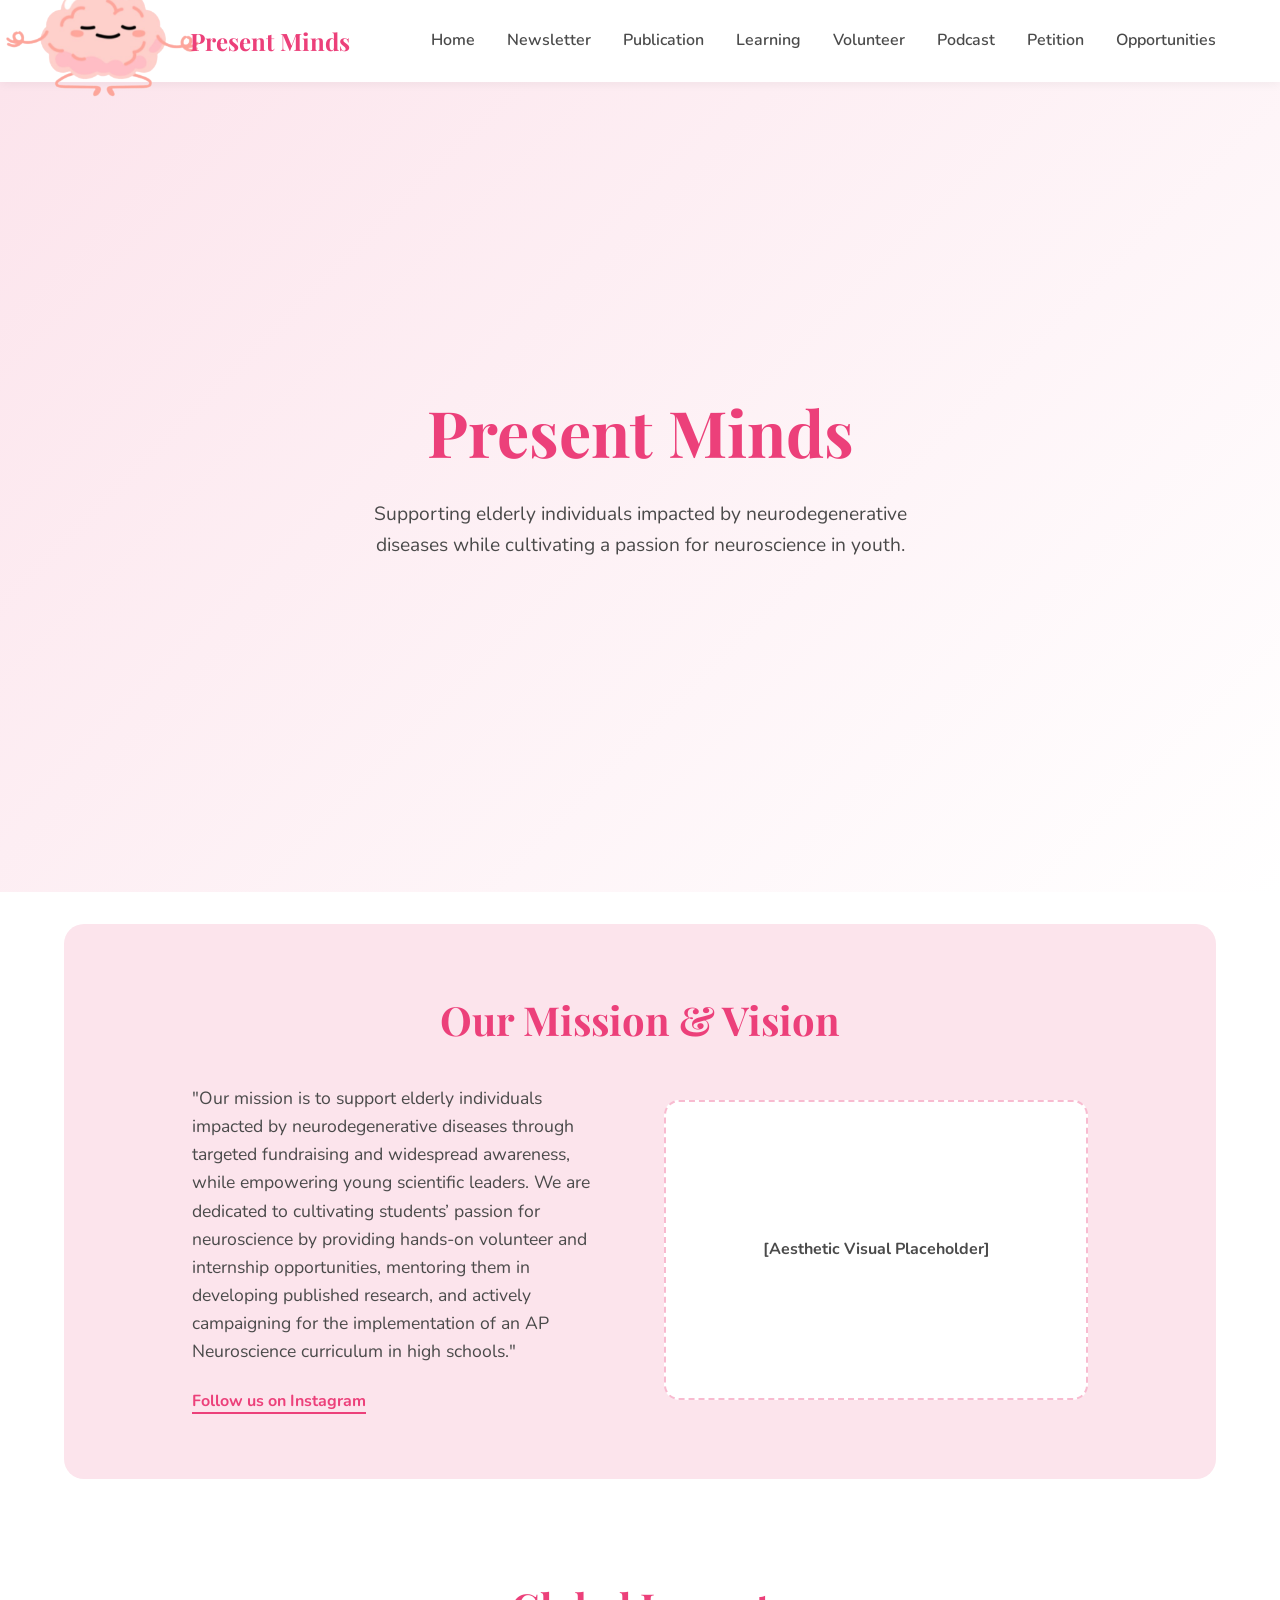
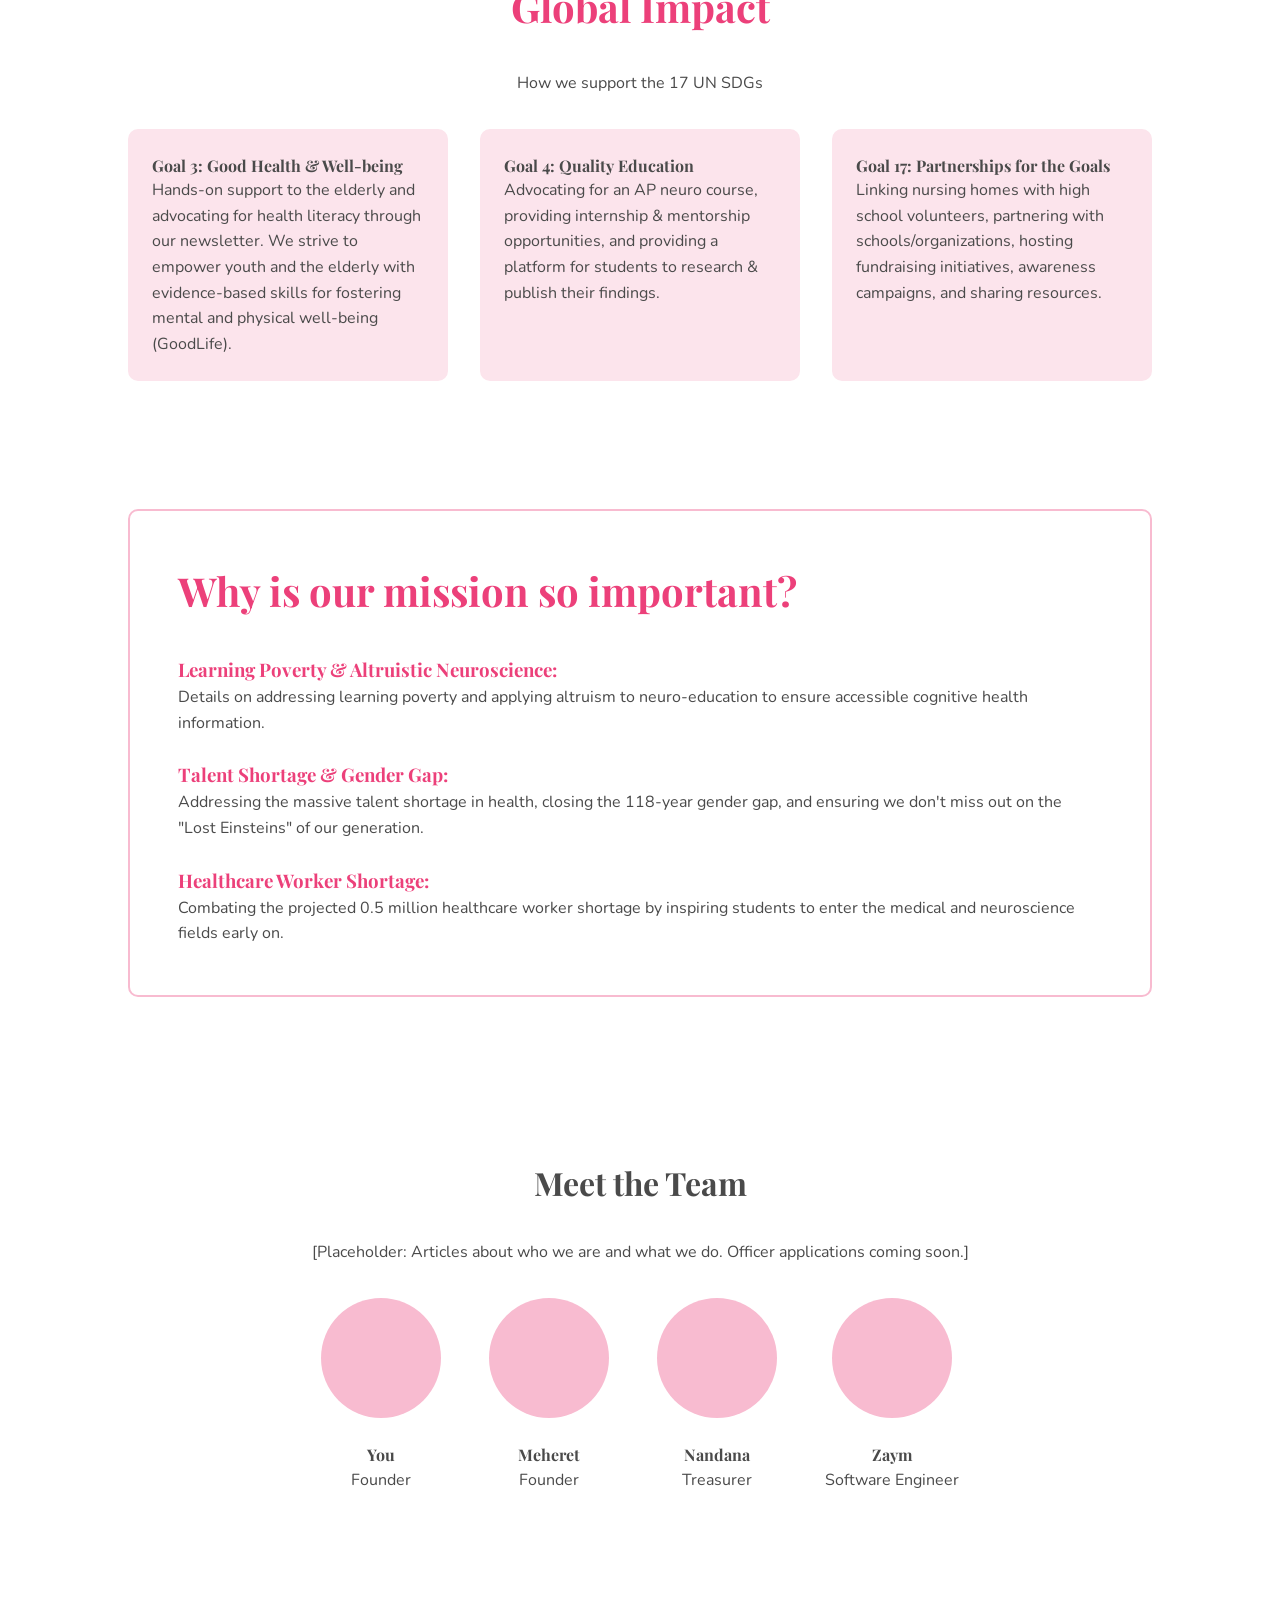
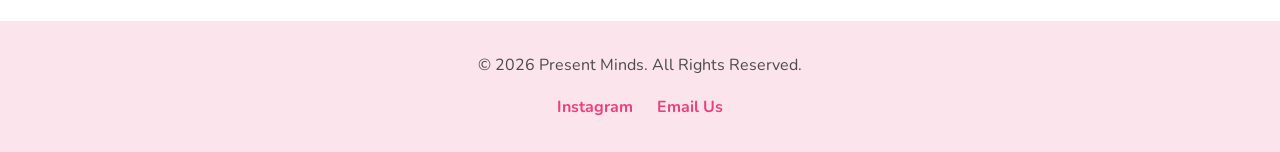
<file: index.html>
<!DOCTYPE html>
<html lang="en">
<head>
    <meta charset="UTF-8">
    <meta name="viewport" content="width=device-width, initial-scale=1.0">
    <title>Present Minds | Home</title>
    <link rel="icon" href="logo.png" type="image/png">
    <link rel="stylesheet" href="style.css">
    <link href="https://fonts.googleapis.com/css2?family=Nunito:wght@300;400;700&family=Playfair+Display:wght@700&display=swap" rel="stylesheet">
</head>
<body>

    <div id="nav-placeholder"></div>

    <header class="hero">
        <div class="hero-content">
            <h1>Present Minds</h1>
            <p class="subtitle">Supporting elderly individuals impacted by neurodegenerative diseases while cultivating a passion for neuroscience in youth.</p>
        </div>
    </header>

    <section class="section-container pink-bg">
        <h2>Our Mission & Vision</h2>
        <div class="split-layout">
            <div class="text-content">
                <p class="mission-text">
                    "Our mission is to support elderly individuals impacted by neurodegenerative diseases through targeted fundraising and widespread awareness, while empowering young scientific leaders. We are dedicated to cultivating students’ passion for neuroscience by providing hands-on volunteer and internship opportunities, mentoring them in developing published research, and actively campaigning for the implementation of an AP Neuroscience curriculum in high schools."
                </p>
                <div class="social-links">
                    <a href="#" class="btn-small">Follow us on Instagram</a>
                </div>
            </div>
            <div class="visual-content">
                 <div class="placeholder-box">
                    <span>[Aesthetic Visual Placeholder]</span>
                </div>
            </div>
        </div>
    </section>

    <section class="section-container">
        <h2>Global Impact</h2>
        <p class="section-intro" style="text-align: center; margin-bottom: 2rem;">How we support the 17 UN SDGs</p>
        <div class="opp-list">
            <div class="opp-item">
                <h4>Goal 3: Good Health & Well-being</h4>
                <p>Hands-on support to the elderly and advocating for health literacy through our newsletter. We strive to empower youth and the elderly with evidence-based skills for fostering mental and physical well-being (GoodLife).</p>
            </div>
            <div class="opp-item">
                <h4>Goal 4: Quality Education</h4>
                <p>Advocating for an AP neuro course, providing internship & mentorship opportunities, and providing a platform for students to research & publish their findings.</p>
            </div>
            <div class="opp-item">
                <h4>Goal 17: Partnerships for the Goals</h4>
                <p>Linking nursing homes with high school volunteers, partnering with schools/organizations, hosting fundraising initiatives, awareness campaigns, and sharing resources.</p>
            </div>
        </div>
    </section>

    <section class="section-container">
        <div class="info-box" style="text-align: left; padding: 3rem;">
            <h2 style="text-align: left;">Why is our mission so important?</h2>
            
            <h3 style="color: var(--deep-pink); margin-top: 1.5rem;">Learning Poverty & Altruistic Neuroscience:</h3>
            <p>Details on addressing learning poverty and applying altruism to neuro-education to ensure accessible cognitive health information.</p>
            
            <h3 style="color: var(--deep-pink); margin-top: 1.5rem;">Talent Shortage & Gender Gap:</h3>
            <p>Addressing the massive talent shortage in health, closing the 118-year gender gap, and ensuring we don't miss out on the "Lost Einsteins" of our generation.</p>
            
            <h3 style="color: var(--deep-pink); margin-top: 1.5rem;">Healthcare Worker Shortage:</h3>
            <p>Combating the projected 0.5 million healthcare worker shortage by inspiring students to enter the medical and neuroscience fields early on.</p>
        </div>
    </section>

    <section class="section-container">
        <h3 class="team-header">Meet the Team</h3>
        <p style="text-align: center; margin-bottom: 2rem;">[Placeholder: Articles about who we are and what we do. Officer applications coming soon.]</p>
        <div class="team-grid">
            <div class="team-member">
                <div class="avatar"></div>
                <h4>You</h4>
                <p>Founder</p>
            </div>
            <div class="team-member">
                <div class="avatar"></div>
                <h4>Meheret</h4>
                <p>Founder</p>
            </div>
            <div class="team-member">
                <div class="avatar"></div> 
                <h4>Nandana</h4>
                <p>Treasurer</p>
            </div>
            <div class="team-member">
                <div class="avatar"></div>
                <h4>Zaym</h4>
                <p>Software Engineer</p>
            </div>
        </div>
    </section>

    <div id="footer-placeholder"></div>

    <script>
        fetch('navbar.html').then(response => response.text()).then(data => {
            document.getElementById('nav-placeholder').innerHTML = data;
        });
        fetch('footer.html').then(response => response.text()).then(data => {
            document.getElementById('footer-placeholder').innerHTML = data;
        });
    </script>
</body>
</html>
</file>
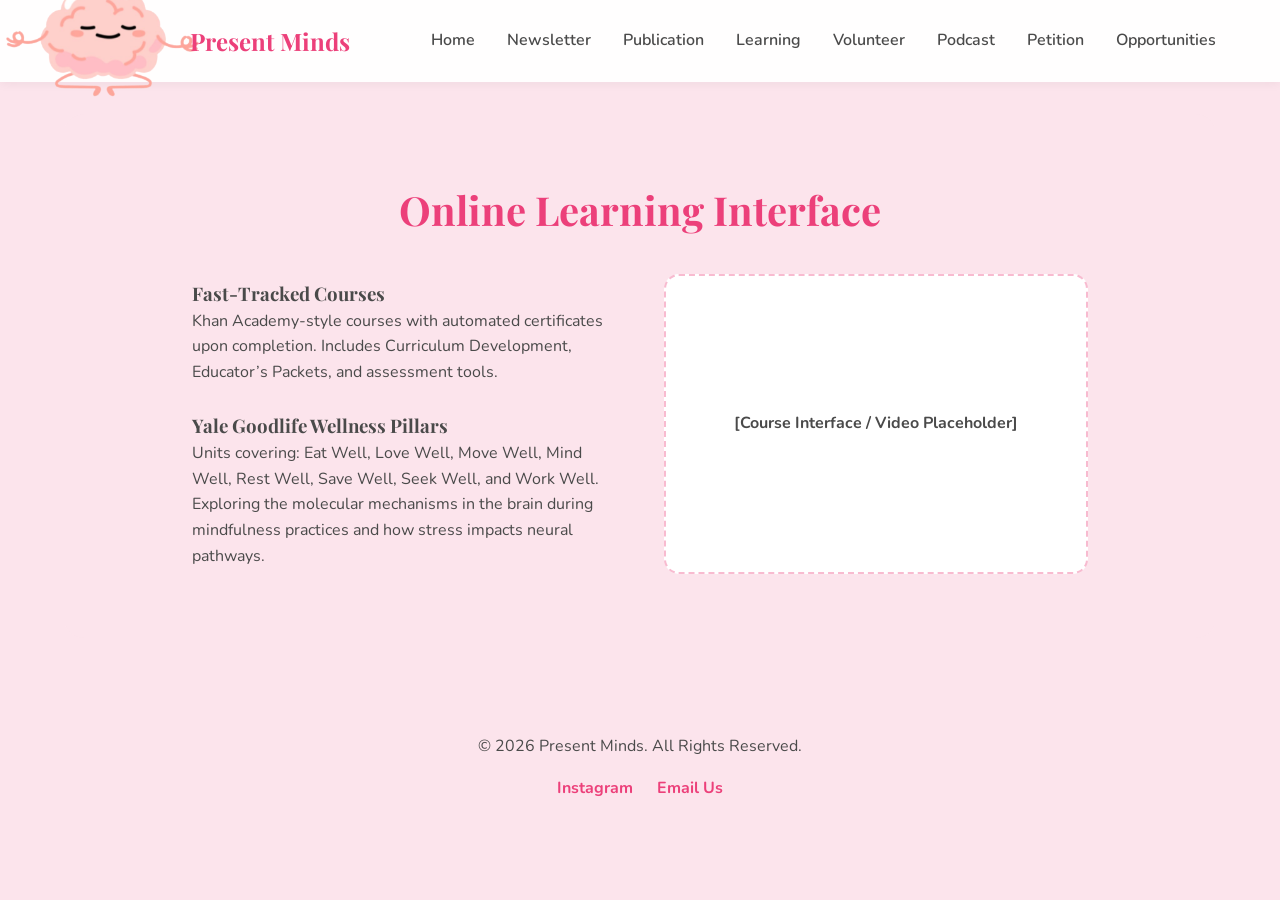
<file: learning.html>
<!DOCTYPE html>
<html lang="en">
<head>
    <meta charset="UTF-8">
    <meta name="viewport" content="width=device-width, initial-scale=1.0">
    <title>Present Minds | Online Learning</title>
    <link rel="icon" href="logo.png" type="image/png">
    <link rel="stylesheet" href="style.css">
    <link href="https://fonts.googleapis.com/css2?family=Nunito:wght@300;400;700&family=Playfair+Display:wght@700&display=swap" rel="stylesheet">
</head>
<body class="bg-light-pink">

    <div id="nav-placeholder"></div>

    <section class="section-container pink-bg">
        <h2>Online Learning Interface</h2>
        <div class="split-layout">
            <div class="text-content">
                <h3>Fast-Tracked Courses</h3>
                <p>Khan Academy-style courses with automated certificates upon completion. Includes Curriculum Development, Educator’s Packets, and assessment tools.</p>
                <br>
                <h3>Yale Goodlife Wellness Pillars</h3>
                <p>Units covering: Eat Well, Love Well, Move Well, Mind Well, Rest Well, Save Well, Seek Well, and Work Well. Exploring the molecular mechanisms in the brain during mindfulness practices and how stress impacts neural pathways.</p>
            </div>
            <div class="visual-content">
                <div class="placeholder-box">
                    <span>[Course Interface / Video Placeholder]</span>
                </div>
            </div>
        </div>
    </section>

    <div id="footer-placeholder"></div>

    <script>
        fetch('navbar.html').then(response => response.text()).then(data => {
            document.getElementById('nav-placeholder').innerHTML = data;
        });
        fetch('footer.html').then(response => response.text()).then(data => {
            document.getElementById('footer-placeholder').innerHTML = data;
        });
    </script>
</body>
</html>
</file>
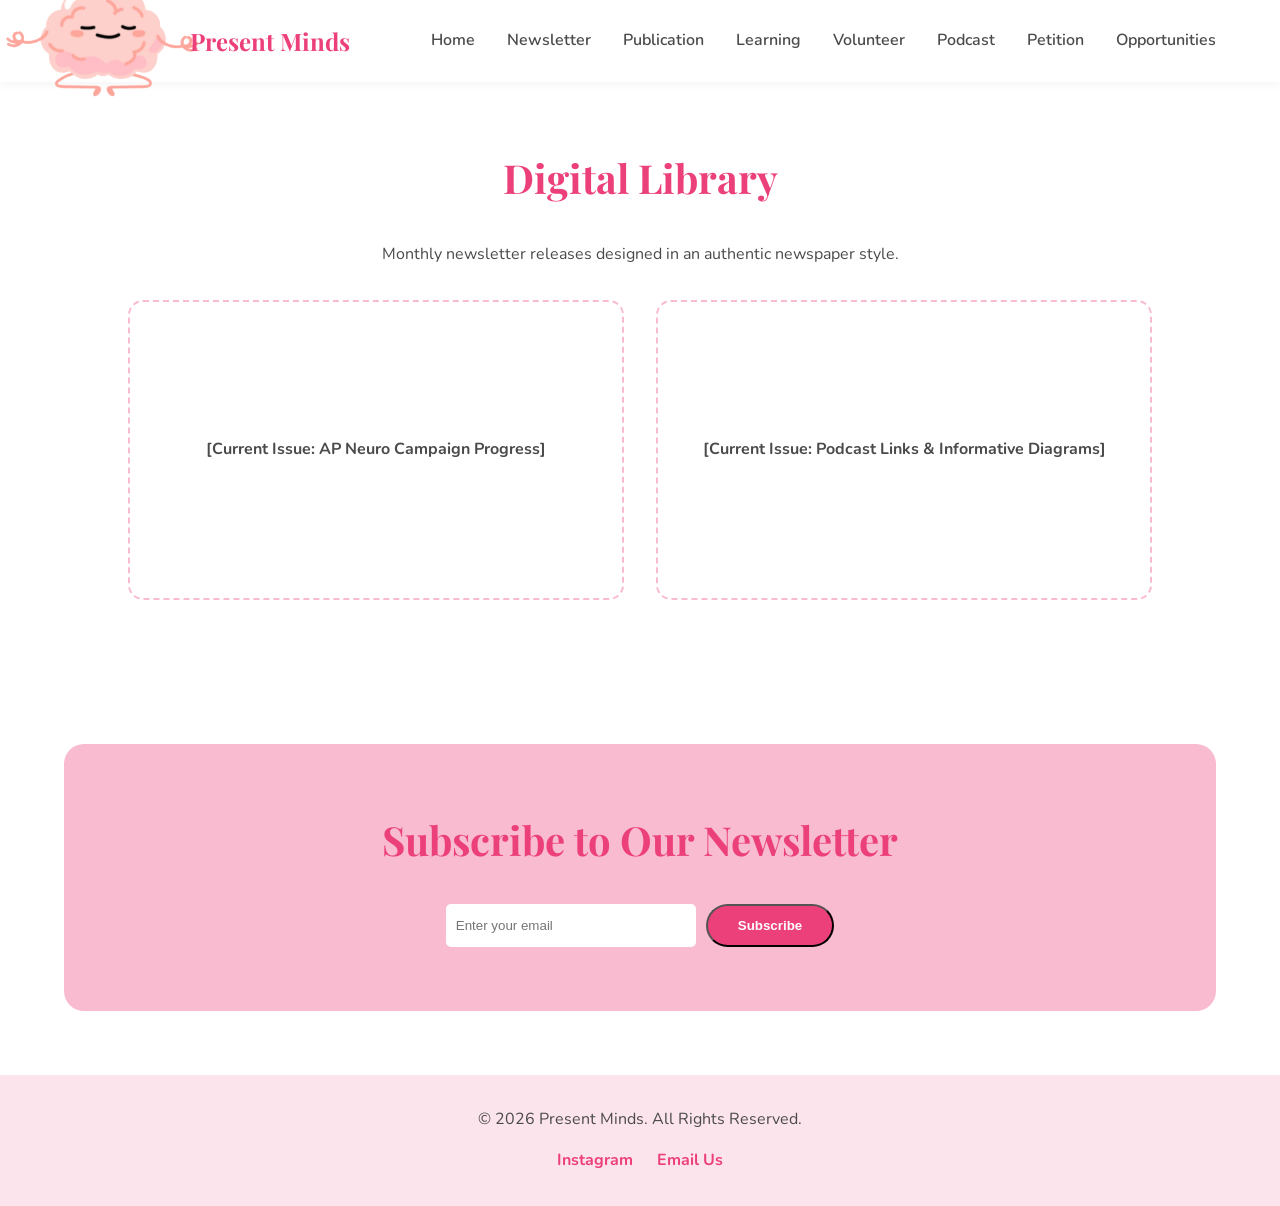
<file: newsletter.html>
<!DOCTYPE html>
<html lang="en">
<head>
    <meta charset="UTF-8">
    <meta name="viewport" content="width=device-width, initial-scale=1.0">
    <title>Present Minds | Newsletter</title>
    <link rel="icon" href="logo.png" type="image/png">
    <link rel="stylesheet" href="style.css">
    <link href="https://fonts.googleapis.com/css2?family=Nunito:wght@300;400;700&family=Playfair+Display:wght@700&display=swap" rel="stylesheet">
</head>
<body>

    <div id="nav-placeholder"></div>

    <section class="section-container">
        <h2>Digital Library</h2>
        <p class="section-intro" style="text-align: center; margin-bottom: 2rem;">Monthly newsletter releases designed in an authentic newspaper style.</p>
        
        <div class="about-grid">
            <div class="placeholder-box">
                <span>[Current Issue: AP Neuro Campaign Progress]</span>
            </div>
            <div class="placeholder-box">
                <span>[Current Issue: Podcast Links & Informative Diagrams]</span>
            </div>
        </div>
    </section>

    <section class="section-container pink-bg-darker">
        <h2>Subscribe to Our Newsletter</h2>
        <div class="newsletter-box">
            <input type="email" placeholder="Enter your email">
            <button class="btn">Subscribe</button>
        </div>
    </section>

    <div id="footer-placeholder"></div>

    <script>
        fetch('navbar.html').then(response => response.text()).then(data => {
            document.getElementById('nav-placeholder').innerHTML = data;
        });
        fetch('footer.html').then(response => response.text()).then(data => {
            document.getElementById('footer-placeholder').innerHTML = data;
        });
    </script>
</body>
</html>
</file>
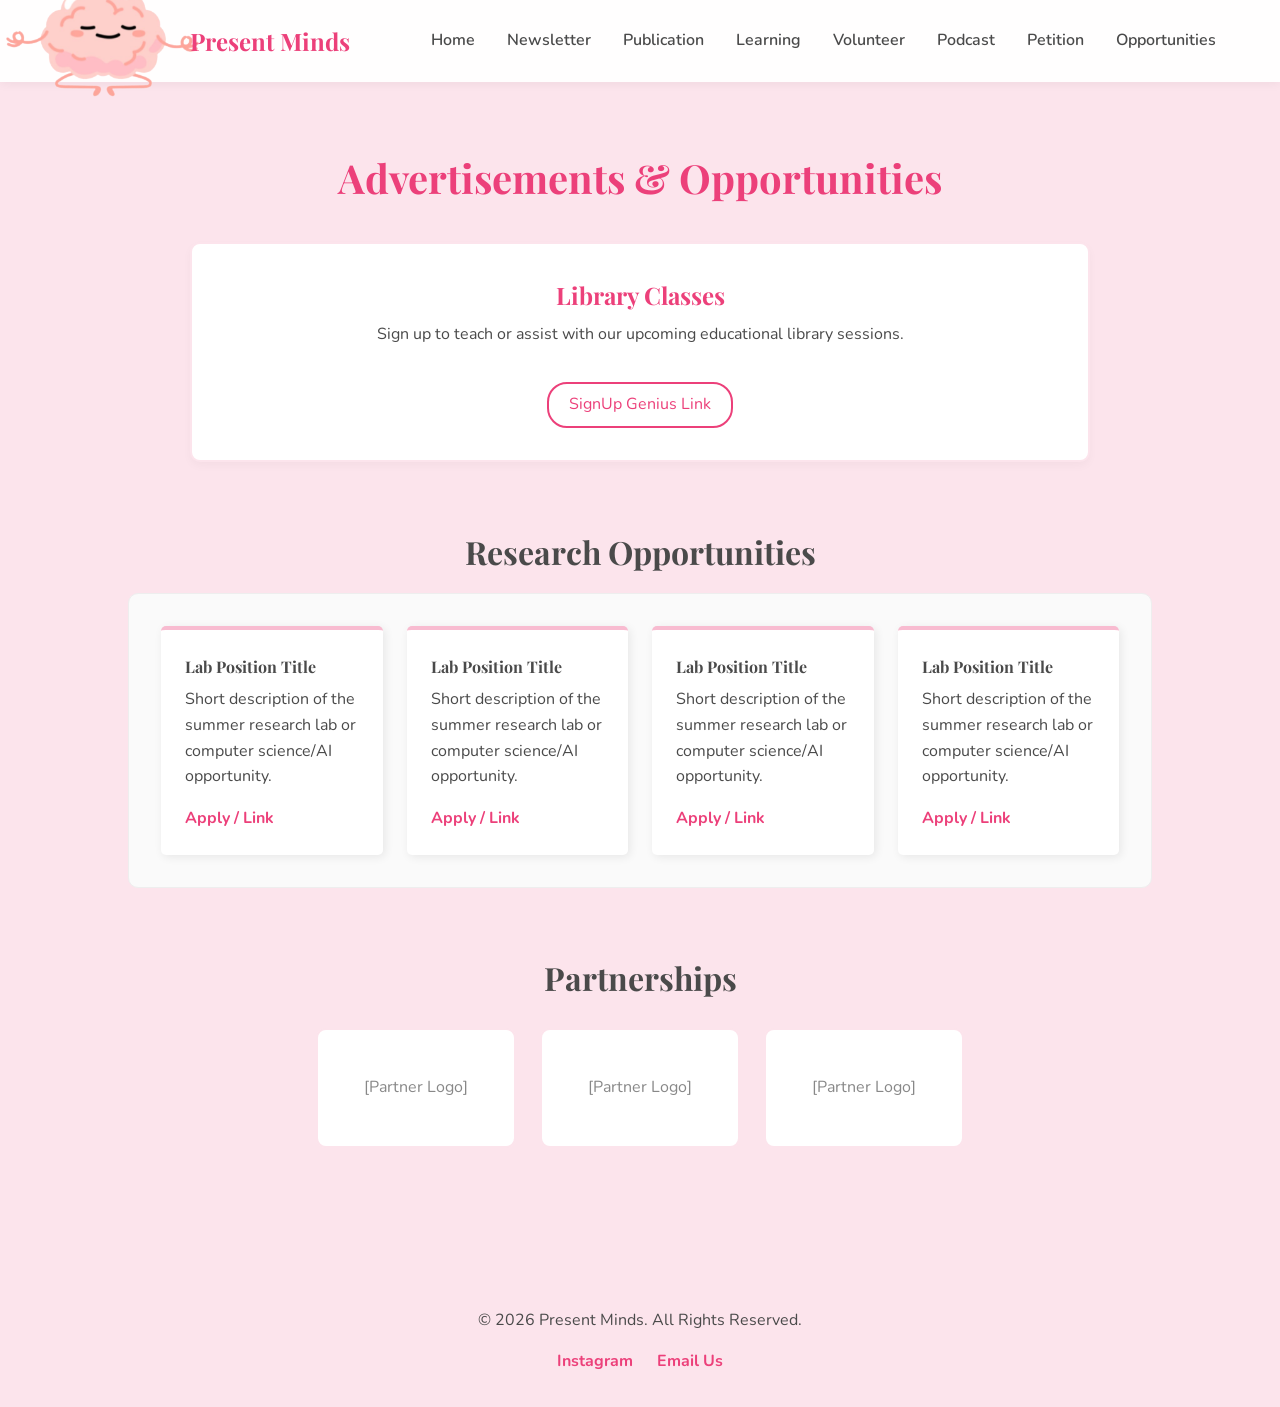
<file: opportunities.html>
<!DOCTYPE html>
<html lang="en">
<head>
    <meta charset="UTF-8">
    <meta name="viewport" content="width=device-width, initial-scale=1.0">
    <title>Present Minds | Opportunities</title>
    <link rel="icon" href="logo.png" type="image/png">
    <link rel="stylesheet" href="style.css">
    <link href="https://fonts.googleapis.com/css2?family=Nunito:wght@300;400;700&family=Playfair+Display:wght@700&display=swap" rel="stylesheet">
</head>
<body class="bg-light-pink">

    <div id="nav-placeholder"></div>

    <section class="section-container">
        <h2>Advertisements & Opportunities</h2>
        
        <div class="stacked-container">
            <div class="stacked-card" style="text-align: center;">
                <h3>Library Classes</h3>
                <p style="margin-bottom: 1.5rem;">Sign up to teach or assist with our upcoming educational library sessions.</p>
                <a href="#" class="btn-outline">SignUp Genius Link</a>
            </div>
        </div>

        <h3 style="text-align: center; margin-top: 4rem; font-size: 2rem;">Research Opportunities</h3>
        <div class="bulletin-grid">
            <div class="bulletin-card">
                <h4>Lab Position Title</h4>
                <p>Short description of the summer research lab or computer science/AI opportunity.</p>
                <a href="#">Apply / Link</a>
            </div>
            <div class="bulletin-card">
                <h4>Lab Position Title</h4>
                <p>Short description of the summer research lab or computer science/AI opportunity.</p>
                <a href="#">Apply / Link</a>
            </div>
            <div class="bulletin-card">
                <h4>Lab Position Title</h4>
                <p>Short description of the summer research lab or computer science/AI opportunity.</p>
                <a href="#">Apply / Link</a>
            </div>
             <div class="bulletin-card">
                <h4>Lab Position Title</h4>
                <p>Short description of the summer research lab or computer science/AI opportunity.</p>
                <a href="#">Apply / Link</a>
            </div>
        </div>

        <h3 style="text-align: center; margin-top: 4rem; font-size: 2rem;">Partnerships</h3>
        <div class="partnerships-row">
            <div class="partner-box">[Partner Logo]</div>
            <div class="partner-box">[Partner Logo]</div>
            <div class="partner-box">[Partner Logo]</div>
        </div>
    </section>

    <div id="footer-placeholder"></div>

    <script>
        fetch('navbar.html').then(response => response.text()).then(data => {
            document.getElementById('nav-placeholder').innerHTML = data;
        });
        fetch('footer.html').then(response => response.text()).then(data => {
            document.getElementById('footer-placeholder').innerHTML = data;
        });
    </script>
</body>
</html>
</file>
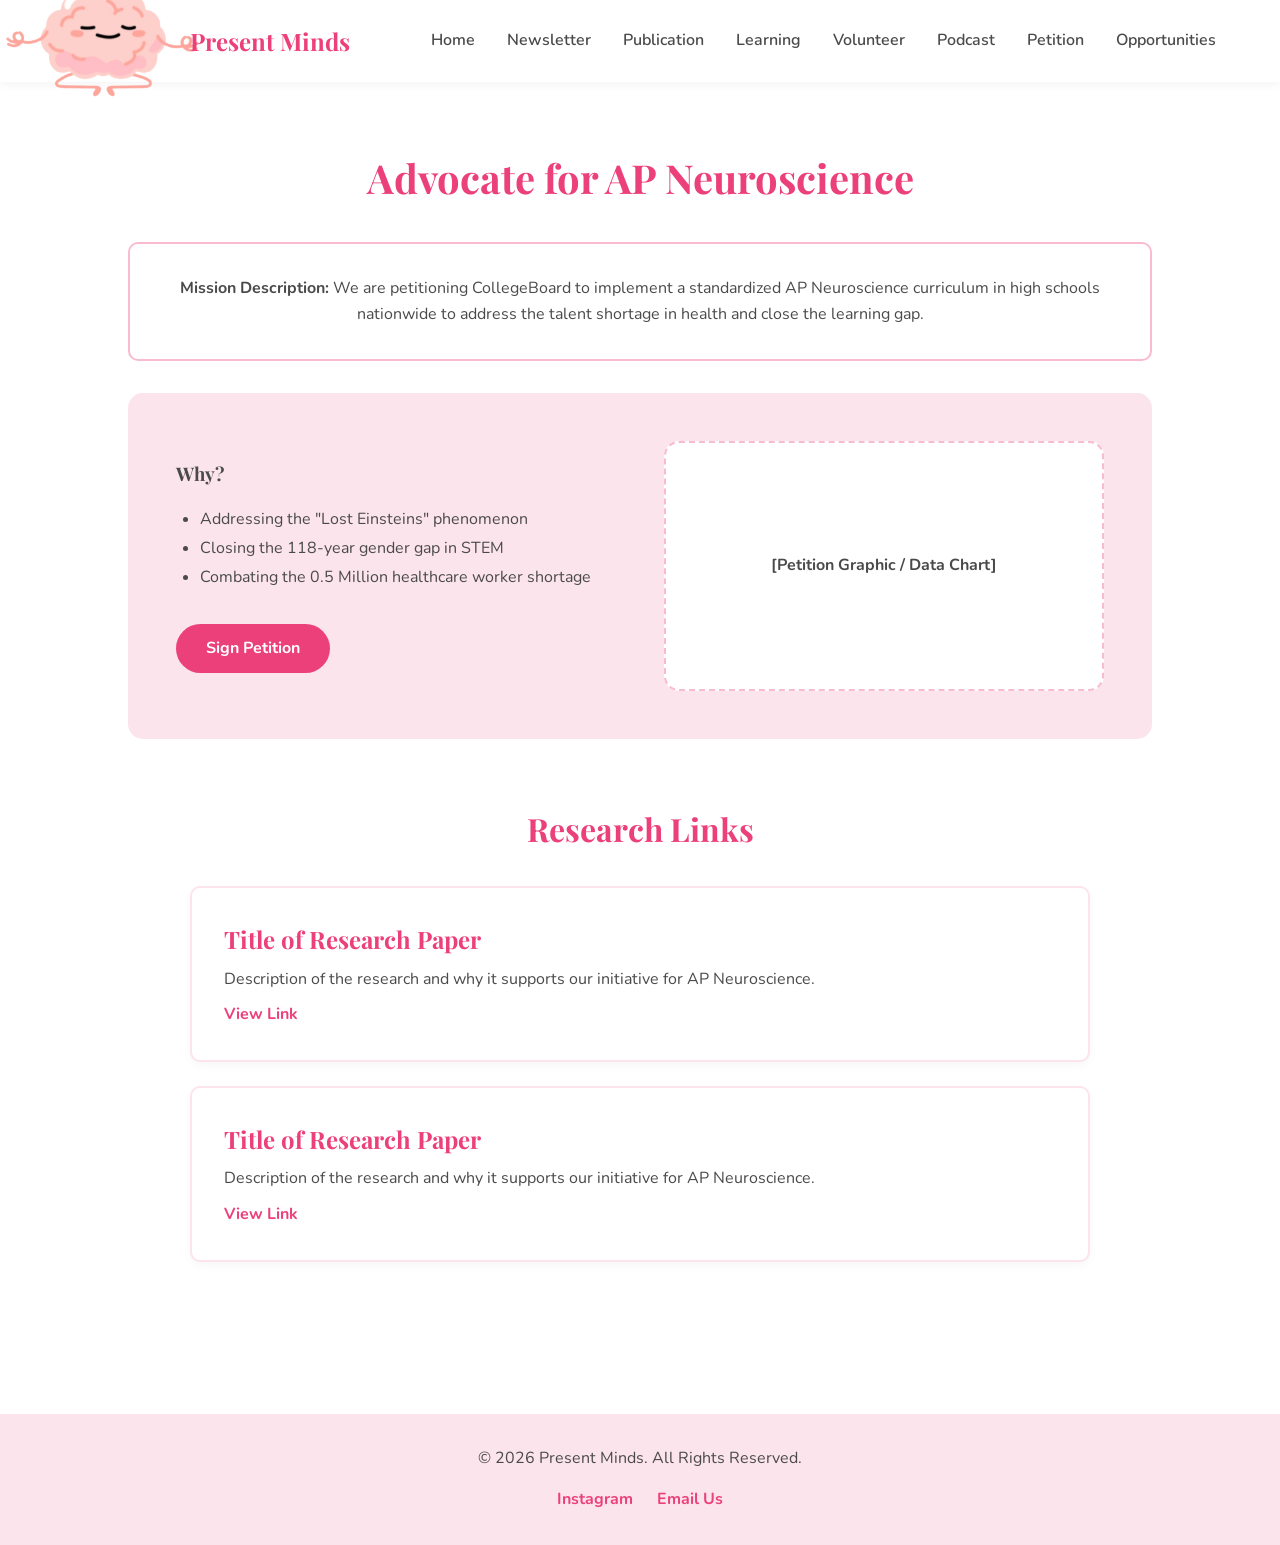
<file: petition.html>
<!DOCTYPE html>
<html lang="en">
<head>
    <meta charset="UTF-8">
    <meta name="viewport" content="width=device-width, initial-scale=1.0">
    <title>Present Minds | Petition</title>
    <link rel="icon" href="logo.png" type="image/png">
    <link rel="stylesheet" href="style.css">
    <link href="https://fonts.googleapis.com/css2?family=Nunito:wght@300;400;700&family=Playfair+Display:wght@700&display=swap" rel="stylesheet">
</head>
<body>

    <div id="nav-placeholder"></div>

    <section class="section-container">
        <h2>Advocate for AP Neuroscience</h2>
        
        <div class="info-box">
            <p><strong>Mission Description:</strong> We are petitioning CollegeBoard to implement a standardized AP Neuroscience curriculum in high schools nationwide to address the talent shortage in health and close the learning gap.</p>
        </div>

        <div class="petition-split">
            <div class="petition-content">
                <h3>Why?</h3>
                <ul>
                    <li>Addressing the "Lost Einsteins" phenomenon</li>
                    <li>Closing the 118-year gender gap in STEM</li>
                    <li>Combating the 0.5 Million healthcare worker shortage</li>
                </ul>
                <a href="#" class="btn">Sign Petition</a>
            </div>
            <div class="petition-visual">
                <div class="placeholder-box" style="height: 250px;">
                    <span>[Petition Graphic / Data Chart]</span>
                </div>
            </div>
        </div>

        <h2 style="font-size: 2rem; margin-top: 4rem;">Research Links</h2>
        <div class="stacked-container">
            <div class="stacked-card">
                <h3>Title of Research Paper</h3>
                <p>Description of the research and why it supports our initiative for AP Neuroscience.</p>
                <a href="#" style="color: var(--deep-pink); font-weight: bold; margin-top: 10px; display: inline-block;">View Link</a>
            </div>
            <div class="stacked-card">
                <h3>Title of Research Paper</h3>
                <p>Description of the research and why it supports our initiative for AP Neuroscience.</p>
                <a href="#" style="color: var(--deep-pink); font-weight: bold; margin-top: 10px; display: inline-block;">View Link</a>
            </div>
        </div>
    </section>

    <div id="footer-placeholder"></div>

    <script>
        fetch('navbar.html').then(response => response.text()).then(data => {
            document.getElementById('nav-placeholder').innerHTML = data;
        });
        fetch('footer.html').then(response => response.text()).then(data => {
            document.getElementById('footer-placeholder').innerHTML = data;
        });
    </script>
</body>
</html>
</file>
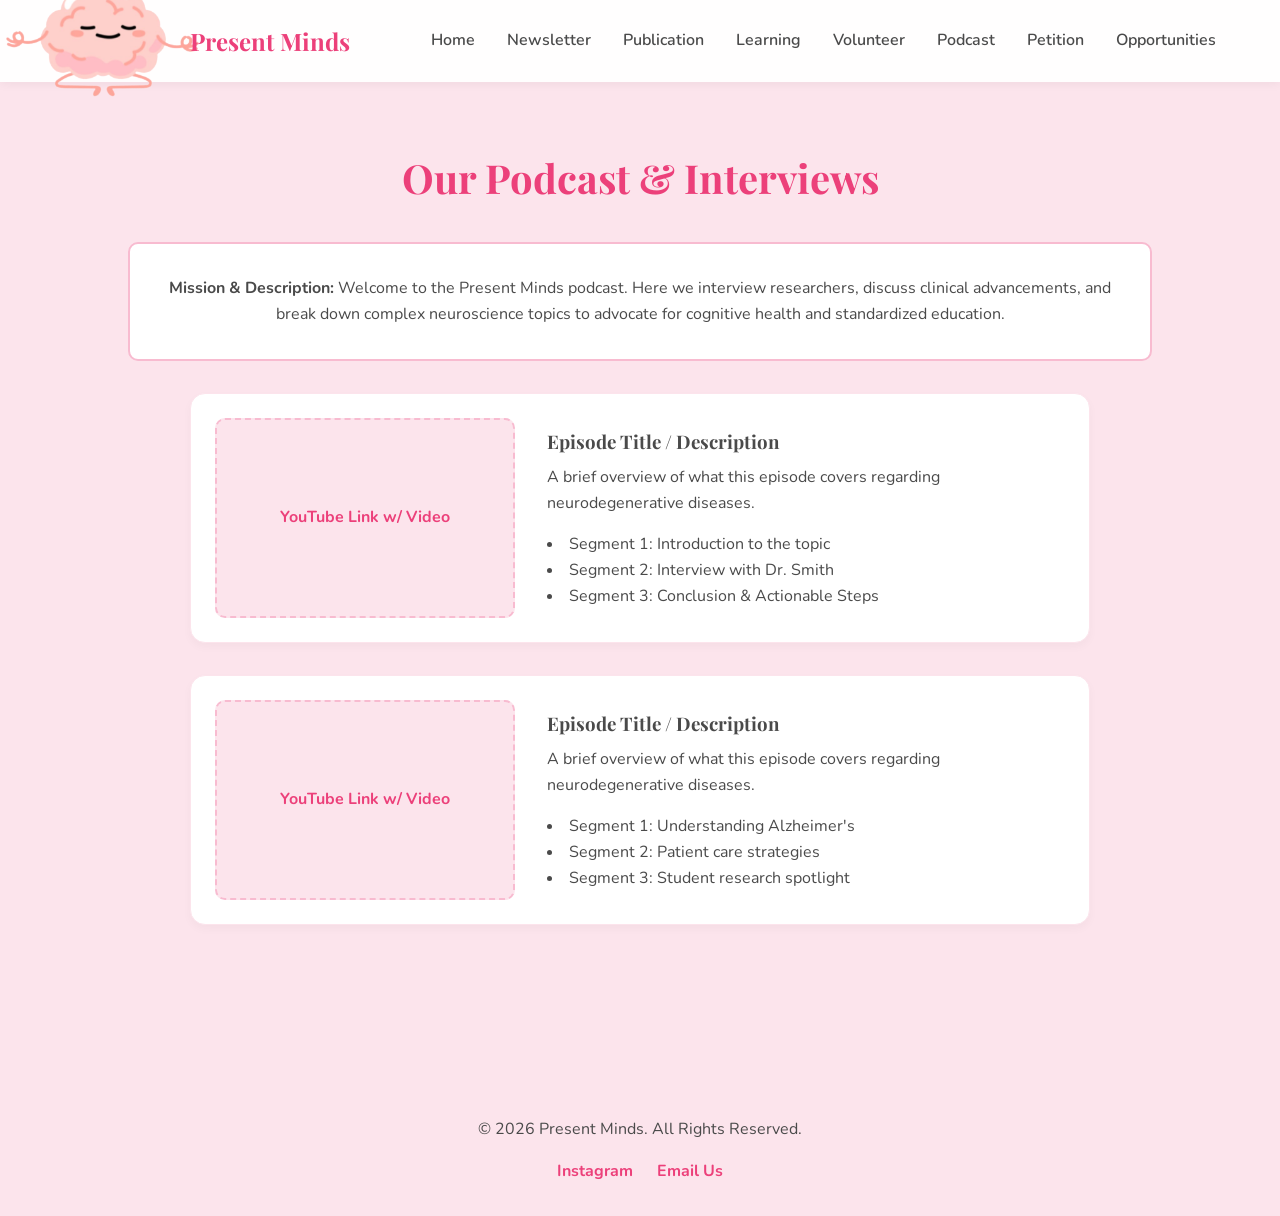
<file: podcast.html>
<!DOCTYPE html>
<html lang="en">
<head>
    <meta charset="UTF-8">
    <meta name="viewport" content="width=device-width, initial-scale=1.0">
    <title>Present Minds | Podcast</title>
    <link rel="icon" href="logo.png" type="image/png">
    <link rel="stylesheet" href="style.css">
    <link href="https://fonts.googleapis.com/css2?family=Nunito:wght@300;400;700&family=Playfair+Display:wght@700&display=swap" rel="stylesheet">
</head>
<body class="bg-light-pink">

    <div id="nav-placeholder"></div>

    <section class="section-container">
        <h2>Our Podcast & Interviews</h2>
        
        <div class="info-box">
            <p><strong>Mission & Description:</strong> Welcome to the Present Minds podcast. Here we interview researchers, discuss clinical advancements, and break down complex neuroscience topics to advocate for cognitive health and standardized education.</p>
        </div>
        
        <div class="stacked-container">
            <!-- Episode 1 -->
            <div class="media-row">
                <div class="media-box">
                    <span>YouTube Link w/ Video</span>
                </div>
                <div class="media-text">
                    <h3>Episode Title / Description</h3>
                    <p>A brief overview of what this episode covers regarding neurodegenerative diseases.</p>
                    <ul>
                        <li>Segment 1: Introduction to the topic</li>
                        <li>Segment 2: Interview with Dr. Smith</li>
                        <li>Segment 3: Conclusion & Actionable Steps</li>
                    </ul>
                </div>
            </div>

            <!-- Episode 2 -->
            <div class="media-row">
                <div class="media-box">
                    <span>YouTube Link w/ Video</span>
                </div>
                <div class="media-text">
                    <h3>Episode Title / Description</h3>
                    <p>A brief overview of what this episode covers regarding neurodegenerative diseases.</p>
                    <ul>
                        <li>Segment 1: Understanding Alzheimer's</li>
                        <li>Segment 2: Patient care strategies</li>
                        <li>Segment 3: Student research spotlight</li>
                    </ul>
                </div>
            </div>
        </div>
    </section>

    <div id="footer-placeholder"></div>

    <script>
        fetch('navbar.html').then(response => response.text()).then(data => {
            document.getElementById('nav-placeholder').innerHTML = data;
        });
        fetch('footer.html').then(response => response.text()).then(data => {
            document.getElementById('footer-placeholder').innerHTML = data;
        });
    </script>
</body>
</html>
</file>
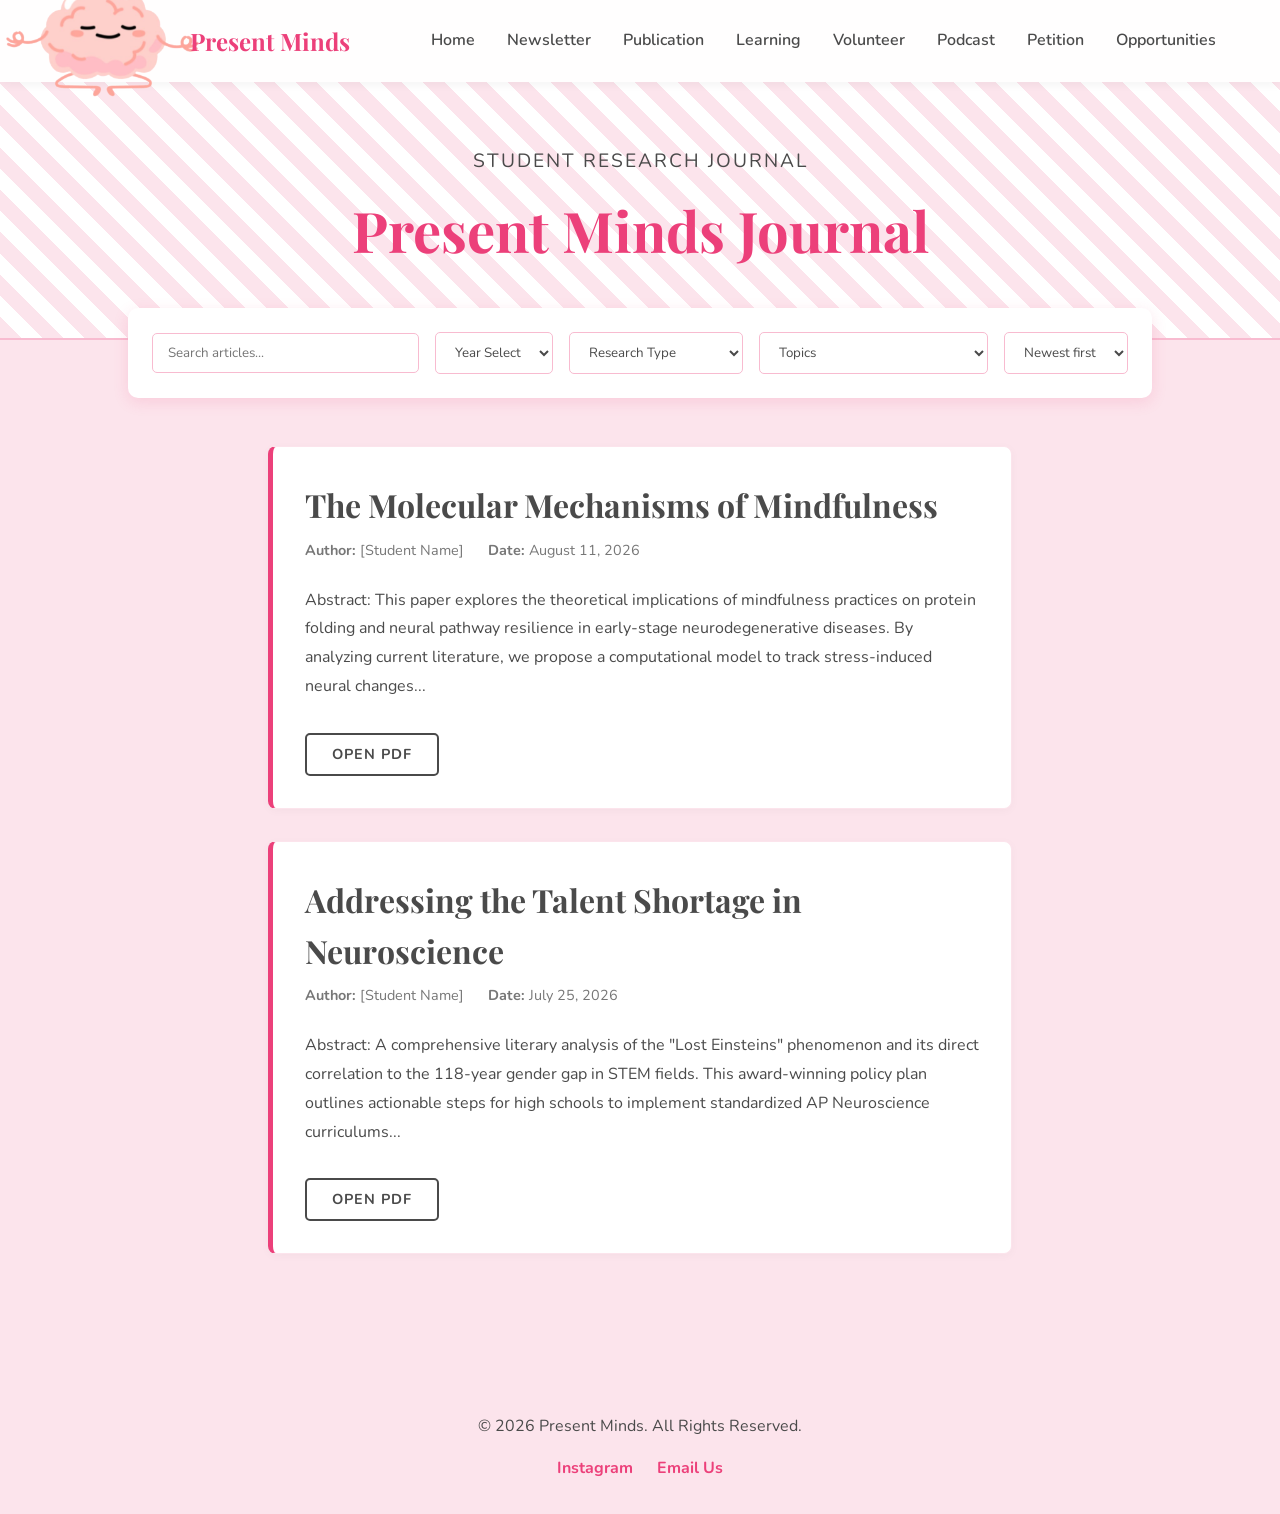
<file: publication.html>
<!DOCTYPE html>
<html lang="en">
<head>
    <meta charset="UTF-8">
    <meta name="viewport" content="width=device-width, initial-scale=1.0">
    <title>Present Minds | Publication</title>
    <link rel="icon" href="logo.png" type="image/png">
    <link rel="stylesheet" href="style.css">
    <link href="https://fonts.googleapis.com/css2?family=Nunito:wght@300;400;700&family=Playfair+Display:wght@700&display=swap" rel="stylesheet">
</head>
<body class="bg-light-pink">

    <div id="nav-placeholder"></div>

    <!-- Striped Background Header -->
    <header class="journal-header">
        <p class="journal-subtitle">Student Research Journal</p>
        <h1>Present Minds Journal</h1>
    </header>

    <!-- Filter Bar -->
    <div class="filter-bar">
        <input type="text" class="filter-input" placeholder="Search articles...">
        
        <select class="filter-select">
            <option value="">Year Select</option>
            <option value="2026">2026</option>
            <option value="2025">2025</option>
        </select>

        <select class="filter-select">
            <option value="">Research Type</option>
            <option value="theoretical">Theoretical Proposal</option>
            <option value="literary">Literary Analysis</option>
            <option value="report">Research Report</option>
        </select>

        <select class="filter-select">
            <option value="">Topics</option>
            <option value="winning">Competition-winning Articles</option>
            <option value="alzheimers">Alzheimer's Research</option>
            <option value="comp-neuro">Computational Neuroscience</option>
        </select>

        <select class="filter-select">
            <option value="newest">Newest first</option>
            <option value="oldest">Oldest first</option>
        </select>
    </div>

    <!-- Article List -->
    <main class="article-list">
        <!-- Article Card 1 -->
        <article class="article-card">
            <h2>The Molecular Mechanisms of Mindfulness</h2>
            <div class="article-meta">
                <span><strong>Author:</strong> [Student Name]</span>
                <span><strong>Date:</strong> August 11, 2026</span>
            </div>
            <p class="article-abstract">
                Abstract: This paper explores the theoretical implications of mindfulness practices on protein folding and neural pathway resilience in early-stage neurodegenerative diseases. By analyzing current literature, we propose a computational model to track stress-induced neural changes...
            </p>
            <a href="#" class="btn-pdf">Open PDF</a>
        </article>

        <!-- Article Card 2 -->
        <article class="article-card">
            <h2>Addressing the Talent Shortage in Neuroscience</h2>
            <div class="article-meta">
                <span><strong>Author:</strong> [Student Name]</span>
                <span><strong>Date:</strong> July 25, 2026</span>
            </div>
            <p class="article-abstract">
                Abstract: A comprehensive literary analysis of the "Lost Einsteins" phenomenon and its direct correlation to the 118-year gender gap in STEM fields. This award-winning policy plan outlines actionable steps for high schools to implement standardized AP Neuroscience curriculums...
            </p>
            <a href="#" class="btn-pdf">Open PDF</a>
        </article>
    </main>

    <div id="footer-placeholder"></div>

    <script>
        fetch('navbar.html').then(response => response.text()).then(data => {
            document.getElementById('nav-placeholder').innerHTML = data;
        });
        fetch('footer.html').then(response => response.text()).then(data => {
            document.getElementById('footer-placeholder').innerHTML = data;
        });
    </script>
</body>
</html>
</file>
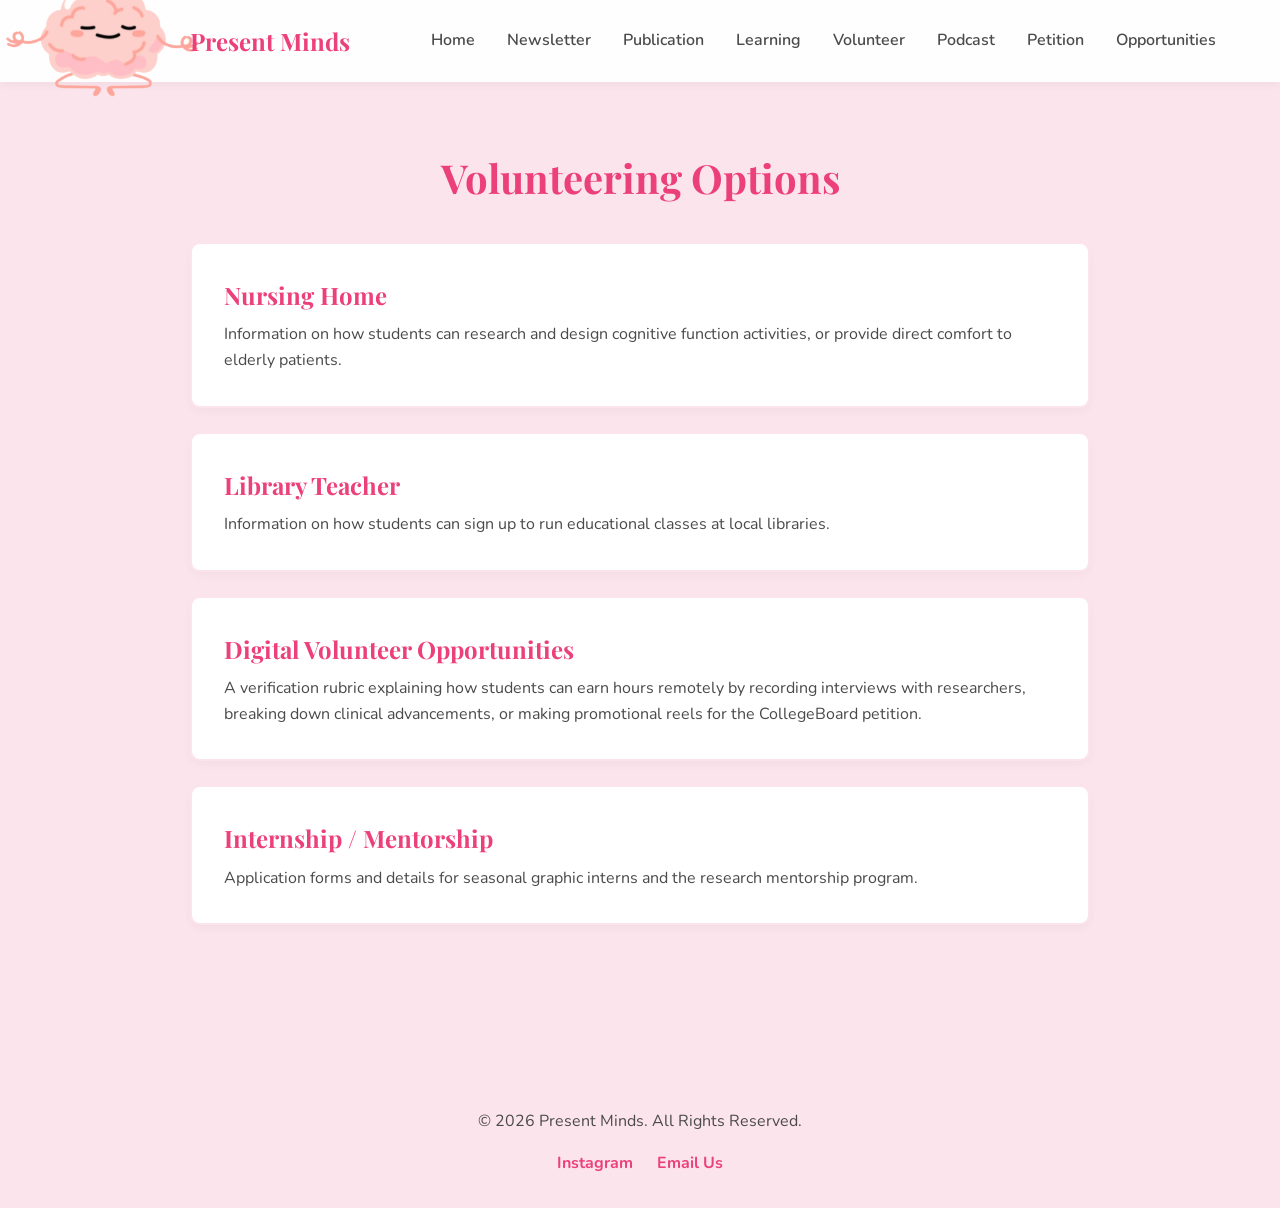
<file: volunteer.html>
<!DOCTYPE html>
<html lang="en">
<head>
    <meta charset="UTF-8">
    <meta name="viewport" content="width=device-width, initial-scale=1.0">
    <title>Present Minds | Volunteer</title>
    <link rel="icon" href="logo.png" type="image/png">
    <link rel="stylesheet" href="style.css">
    <link href="https://fonts.googleapis.com/css2?family=Nunito:wght@300;400;700&family=Playfair+Display:wght@700&display=swap" rel="stylesheet">
</head>
<body class="bg-light-pink">
    
    <div id="nav-placeholder"></div>

    <section class="section-container">
        <h2>Volunteering Options</h2>
        
        <div class="stacked-container">
            <div class="stacked-card">
                <h3>Nursing Home</h3>
                <p>Information on how students can research and design cognitive function activities, or provide direct comfort to elderly patients.</p>
            </div>
            
            <div class="stacked-card">
                <h3>Library Teacher</h3>
                <p>Information on how students can sign up to run educational classes at local libraries.</p>
            </div>
            
            <div class="stacked-card">
                <h3>Digital Volunteer Opportunities</h3>
                <p>A verification rubric explaining how students can earn hours remotely by recording interviews with researchers, breaking down clinical advancements, or making promotional reels for the CollegeBoard petition.</p>
            </div>
            
            <div class="stacked-card">
                <h3>Internship / Mentorship</h3>
                <p>Application forms and details for seasonal graphic interns and the research mentorship program.</p>
            </div>
        </div>
    </section>

    <div id="footer-placeholder"></div>

    <script>
        fetch('navbar.html').then(response => response.text()).then(data => {
            document.getElementById('nav-placeholder').innerHTML = data;
        });
        fetch('footer.html').then(response => response.text()).then(data => {
            document.getElementById('footer-placeholder').innerHTML = data;
        });
    </script>
</body>
</html>
</file>
<file: style.css>
/* --- Color Variables & Reset --- */
:root {
    --soft-pink: #fce4ec;       
    --medium-pink: #f8bbd0;     
    --deep-pink: #ec407a;       
    --text-dark: #4a4a4a;       
    --white: #ffffff;
    --shadow: 0 4px 15px rgba(236, 64, 122, 0.15);
}

* {
    margin: 0;
    padding: 0;
    box-sizing: border-box; 
}

html {
    scroll-behavior: smooth; 
}

body {
    font-family: 'Nunito', sans-serif; 
    color: var(--text-dark);
    line-height: 1.6;
    background-color: var(--white);
}

body.bg-light-pink {
    background-color: var(--soft-pink);
}

h1, h2, h3, h4 {
    font-family: 'Playfair Display', serif; 
    color: var(--text-dark);
}

a {
    text-decoration: none;
    transition: 0.3s;
}

/* --- Navigation --- */
.navbar {
    position: sticky;
    top: 0;
    background-color: rgba(255, 255, 255, 0.95);
    padding: 1rem 5%;
    display: flex;
    justify-content: space-between;
    align-items: center;
    box-shadow: 0 2px 10px rgba(0,0,0,0.05);
    z-index: 1000;
}

.logo {
    font-size: 1.5rem;
    font-weight: bold;
    color: var(--deep-pink);
    font-family: 'Playfair Display', serif;
}

.nav-links {
    list-style: none;
    display: flex;
    gap: 2rem;
    flex-wrap: wrap; 
}

.nav-links a {
    color: var(--text-dark);
    font-weight: 600;
}

.nav-links a:hover {
    color: var(--deep-pink);
}

/* --- Hero Section --- */
.hero {
    height: 90vh;
    background: linear-gradient(135deg, var(--soft-pink) 0%, white 100%);
    display: flex;
    justify-content: center;
    align-items: center;
    text-align: center;
    padding: 0 20px;
}

.hero h1 {
    font-size: 4rem;
    margin-bottom: 1rem;
    color: var(--deep-pink);
}

.subtitle {
    font-size: 1.2rem;
    margin-bottom: 2rem;
    max-width: 600px;
    margin-left: auto;
    margin-right: auto;
}

/* --- Buttons --- */
.btn {
    background-color: var(--deep-pink);
    color: white;
    padding: 12px 30px;
    border-radius: 30px;
    font-weight: bold;
    display: inline-block;
}

.btn:hover {
    background-color: #d81b60;
    transform: translateY(-2px);
}

.btn-small {
    color: var(--deep-pink);
    font-weight: bold;
    border-bottom: 2px solid var(--deep-pink);
}

.btn-outline {
    border: 2px solid var(--deep-pink);
    color: var(--deep-pink);
    padding: 8px 20px;
    border-radius: 20px;
    display: inline-block;
    margin-top: 10px;
}

.btn-outline:hover {
    background-color: var(--deep-pink);
    color: white;
}

/* --- General Section Styles --- */
.section-container {
    padding: 4rem 10%;
    margin: 0 auto;
}

.pink-bg {
    background-color: var(--soft-pink);
    border-radius: 20px;
    margin: 2rem 5%;
}

.pink-bg-darker {
    background-color: var(--medium-pink);
    border-radius: 20px;
    margin: 2rem 5%;
    text-align: center;
}

h2 {
    text-align: center;
    font-size: 2.5rem;
    margin-bottom: 2rem;
    color: var(--deep-pink);
}

/* --- Split Layouts --- */
.split-layout {
    display: flex;
    align-items: center;
    gap: 3rem;
}

.text-content {
    flex: 1;
}

.visual-content {
    flex: 1;
}

.placeholder-box {
    width: 100%;
    height: 300px;
    background-color: white;
    border: 2px dashed var(--medium-pink);
    border-radius: 15px;
    display: flex;
    justify-content: center;
    align-items: center;
    color: var(--text-dark);
    font-weight: bold;
    text-align: center;
    padding: 1rem;
}

.mission-text {
    font-size: 1.1rem;
    margin-bottom: 1.5rem;
}

/* --- Team Section --- */
.about-grid {
    display: grid;
    grid-template-columns: 1fr 1fr;
    gap: 2rem;
    margin-bottom: 3rem;
}

.team-header {
    text-align: center;
    margin-bottom: 2rem;
    font-size: 2rem;
}

.team-grid {
    display: flex;
    justify-content: center;
    gap: 3rem;
    flex-wrap: wrap;
}

.team-member {
    text-align: center;
}

.avatar {
    width: 120px;
    height: 120px;
    background-color: var(--medium-pink);
    border-radius: 50%;
    margin-bottom: 1rem;
    display: inline-block;
    background-image: url('https://placehold.co/120x120/f8bbd0/white?text=Img');
    background-size: cover;
}

/* --- Volunteer Options --- */
.volunteer-options {
    display: flex;
    gap: 2rem;
    justify-content: center;
    flex-wrap: wrap;
}

.option-card {
    background: white;
    padding: 2rem;
    border-radius: 15px;
    width: 300px;
    box-shadow: var(--shadow);
    text-align: center;
    transition: transform 0.3s ease;
}

.option-card:hover {
    transform: translateY(-5px);
}

/* --- Opportunities --- */
.opp-list {
    display: grid;
    grid-template-columns: repeat(auto-fit, minmax(250px, 1fr));
    gap: 2rem;
}

.opp-item {
    background-color: var(--soft-pink);
    padding: 1.5rem;
    border-radius: 10px;
}

/* --- Newsletter --- */
.newsletter-box {
    margin-top: 1.5rem;
    display: flex;
    justify-content: center;
    gap: 10px;
}

.newsletter-box input {
    padding: 10px;
    border: none;
    border-radius: 5px;
    width: 250px;
}

/* --- Gallery --- */
.gallery-grid {
    display: grid;
    grid-template-columns: repeat(auto-fit, minmax(200px, 1fr));
    gap: 1rem;
}

.gallery-placeholder {
    height: 200px;
    background-color: #eee;
    display: flex;
    justify-content: center;
    align-items: center;
    border-radius: 10px;
    color: #888;
}

/* --- Journal & Publications Layout --- */
.journal-header {
    background: repeating-linear-gradient(
        45deg,
        var(--soft-pink),
        var(--soft-pink) 15px,
        var(--white) 15px,
        var(--white) 30px
    );
    padding: 4rem 10%;
    text-align: center;
    border-bottom: 2px solid var(--medium-pink);
}

.journal-subtitle {
    font-size: 1.2rem;
    color: var(--text-dark);
    text-transform: uppercase;
    letter-spacing: 2px;
    margin-bottom: 0.5rem;
}

.journal-header h1 {
    font-size: 3.5rem;
    color: var(--deep-pink);
}

/* --- Filter Bar --- */
.filter-bar {
    display: flex;
    flex-wrap: wrap;
    gap: 1rem;
    background-color: var(--white);
    padding: 1.5rem;
    border-radius: 10px;
    box-shadow: var(--shadow);
    margin: -2rem 10% 3rem 10%;
    position: relative;
    z-index: 10;
    justify-content: center;
    align-items: center;
}

.filter-input, .filter-select {
    padding: 10px 15px;
    border: 1px solid var(--medium-pink);
    border-radius: 5px;
    font-family: 'Nunito', sans-serif;
    color: var(--text-dark);
    background-color: var(--white);
}

.filter-input {
    flex-grow: 1;
    min-width: 200px;
}

/* --- Article Cards --- */
.article-list {
    display: flex;
    flex-direction: column;
    gap: 2rem;
    padding: 0 10% 4rem 10%;
    max-width: 1000px;
    margin: 0 auto;
}

.article-card {
    background-color: var(--white);
    border: 1px solid var(--soft-pink);
    border-left: 5px solid var(--deep-pink);
    padding: 2rem;
    border-radius: 8px;
    box-shadow: 0 2px 10px rgba(0,0,0,0.03);
    transition: transform 0.2s ease;
}

.article-card:hover {
    transform: translateX(5px);
    box-shadow: var(--shadow);
}

.article-card h2 {
    text-align: left;
    font-size: 2rem;
    margin-bottom: 0.5rem;
    color: var(--text-dark);
}

.article-meta {
    font-size: 0.9rem;
    color: #777;
    margin-bottom: 1.5rem;
    display: flex;
    gap: 1.5rem;
}

.article-abstract {
    margin-bottom: 2rem;
    line-height: 1.8;
}

.btn-pdf {
    background-color: transparent;
    border: 2px solid var(--text-dark);
    color: var(--text-dark);
    padding: 8px 25px;
    font-weight: bold;
    border-radius: 5px;
    text-transform: uppercase;
    letter-spacing: 1px;
    font-size: 0.9rem;
    display: inline-block;
    transition: 0.3s;
}

.btn-pdf:hover {
    background-color: var(--text-dark);
    color: var(--white);
}

/* --- Stacked Cards --- */
.stacked-container {
    max-width: 900px;
    margin: 0 auto;
}

.stacked-card {
    background-color: var(--white);
    border: 2px solid var(--soft-pink);
    padding: 2rem;
    margin-bottom: 1.5rem;
    border-radius: 10px;
    box-shadow: 0 4px 10px rgba(0,0,0,0.03);
    text-align: left;
}

.stacked-card h3 {
    color: var(--deep-pink);
    margin-bottom: 0.5rem;
    font-size: 1.5rem;
}

/* --- Media Rows (Podcast) --- */
.media-row {
    display: flex;
    gap: 2rem;
    align-items: center;
    margin-bottom: 2rem;
    background: var(--white);
    padding: 1.5rem;
    border-radius: 15px;
    box-shadow: 0 4px 10px rgba(0,0,0,0.03);
    border: 1px solid var(--soft-pink);
}

.media-box {
    flex: 0 0 300px;
    height: 200px;
    background-color: var(--soft-pink);
    display: flex;
    justify-content: center;
    align-items: center;
    border-radius: 10px;
    color: var(--deep-pink);
    font-weight: bold;
    border: 2px dashed var(--medium-pink);
}

.media-text {
    flex: 1;
    text-align: left;
}

.media-text h3 {
    margin-bottom: 0.5rem;
}

.media-text ul {
    list-style-position: inside;
    margin-top: 1rem;
    color: var(--text-dark);
}

/* --- Petition Split Layout --- */
.petition-split {
    display: flex;
    gap: 3rem;
    align-items: center;
    background-color: var(--soft-pink);
    padding: 3rem;
    border-radius: 15px;
    margin-bottom: 3rem;
}

.petition-content {
    flex: 1;
    text-align: left;
}

.petition-content ul {
    margin: 1rem 0 2rem 1.5rem;
    line-height: 1.8;
}

.petition-visual {
    flex: 1;
}

/* --- Bulletin Board Grid (Opportunities) --- */
.bulletin-grid {
    display: grid;
    grid-template-columns: repeat(auto-fill, minmax(220px, 1fr));
    gap: 1.5rem;
    padding: 2rem;
    background-color: #fafafa;
    border: 1px solid #eee;
    border-radius: 10px;
    margin-top: 1rem;
}

.bulletin-card {
    background: var(--white);
    padding: 1.5rem;
    border-radius: 5px;
    box-shadow: 2px 2px 10px rgba(0,0,0,0.08);
    border-top: 4px solid var(--medium-pink);
    text-align: left;
}

.bulletin-card h4 {
    margin-bottom: 0.5rem;
}

.bulletin-card a {
    display: inline-block;
    margin-top: 1rem;
    color: var(--deep-pink);
    font-weight: bold;
}

/* --- Partnerships Row --- */
.partnerships-row {
    display: flex;
    flex-wrap: wrap;
    gap: 1.5rem;
    justify-content: center;
    margin-top: 1.5rem;
}

.partner-box {
    width: 200px;
    height: 120px;
    background: var(--white);
    border: 2px solid var(--soft-pink);
    border-radius: 10px;
    display: flex;
    align-items: center;
    justify-content: center;
    color: #888;
}

/* --- Info Box --- */
.info-box {
    background-color: var(--white);
    border: 2px solid var(--medium-pink);
    padding: 2rem;
    border-radius: 10px;
    margin-bottom: 2rem;
    text-align: center;
}

/* --- Footer --- */
footer {
    text-align: center;
    padding: 2rem;
    background-color: var(--soft-pink);
    margin-top: 4rem;
}

.footer-links {
    margin-top: 1rem;
    display: flex;
    justify-content: center;
    gap: 1.5rem;
}

.footer-links a {
    color: var(--deep-pink);
    font-weight: bold;
}

/* --- Mobile Responsiveness --- */
@media (max-width: 768px) {
    .hero h1 { font-size: 2.5rem; }
    .split-layout { flex-direction: column; }
    .nav-links { display: flex; flex-direction: column; gap: 0.5rem; align-items: center; } 
    .reverse-mobile { flex-direction: column-reverse; }
    .media-row { flex-direction: column; }
    .petition-split { flex-direction: column; }
}
</file>
